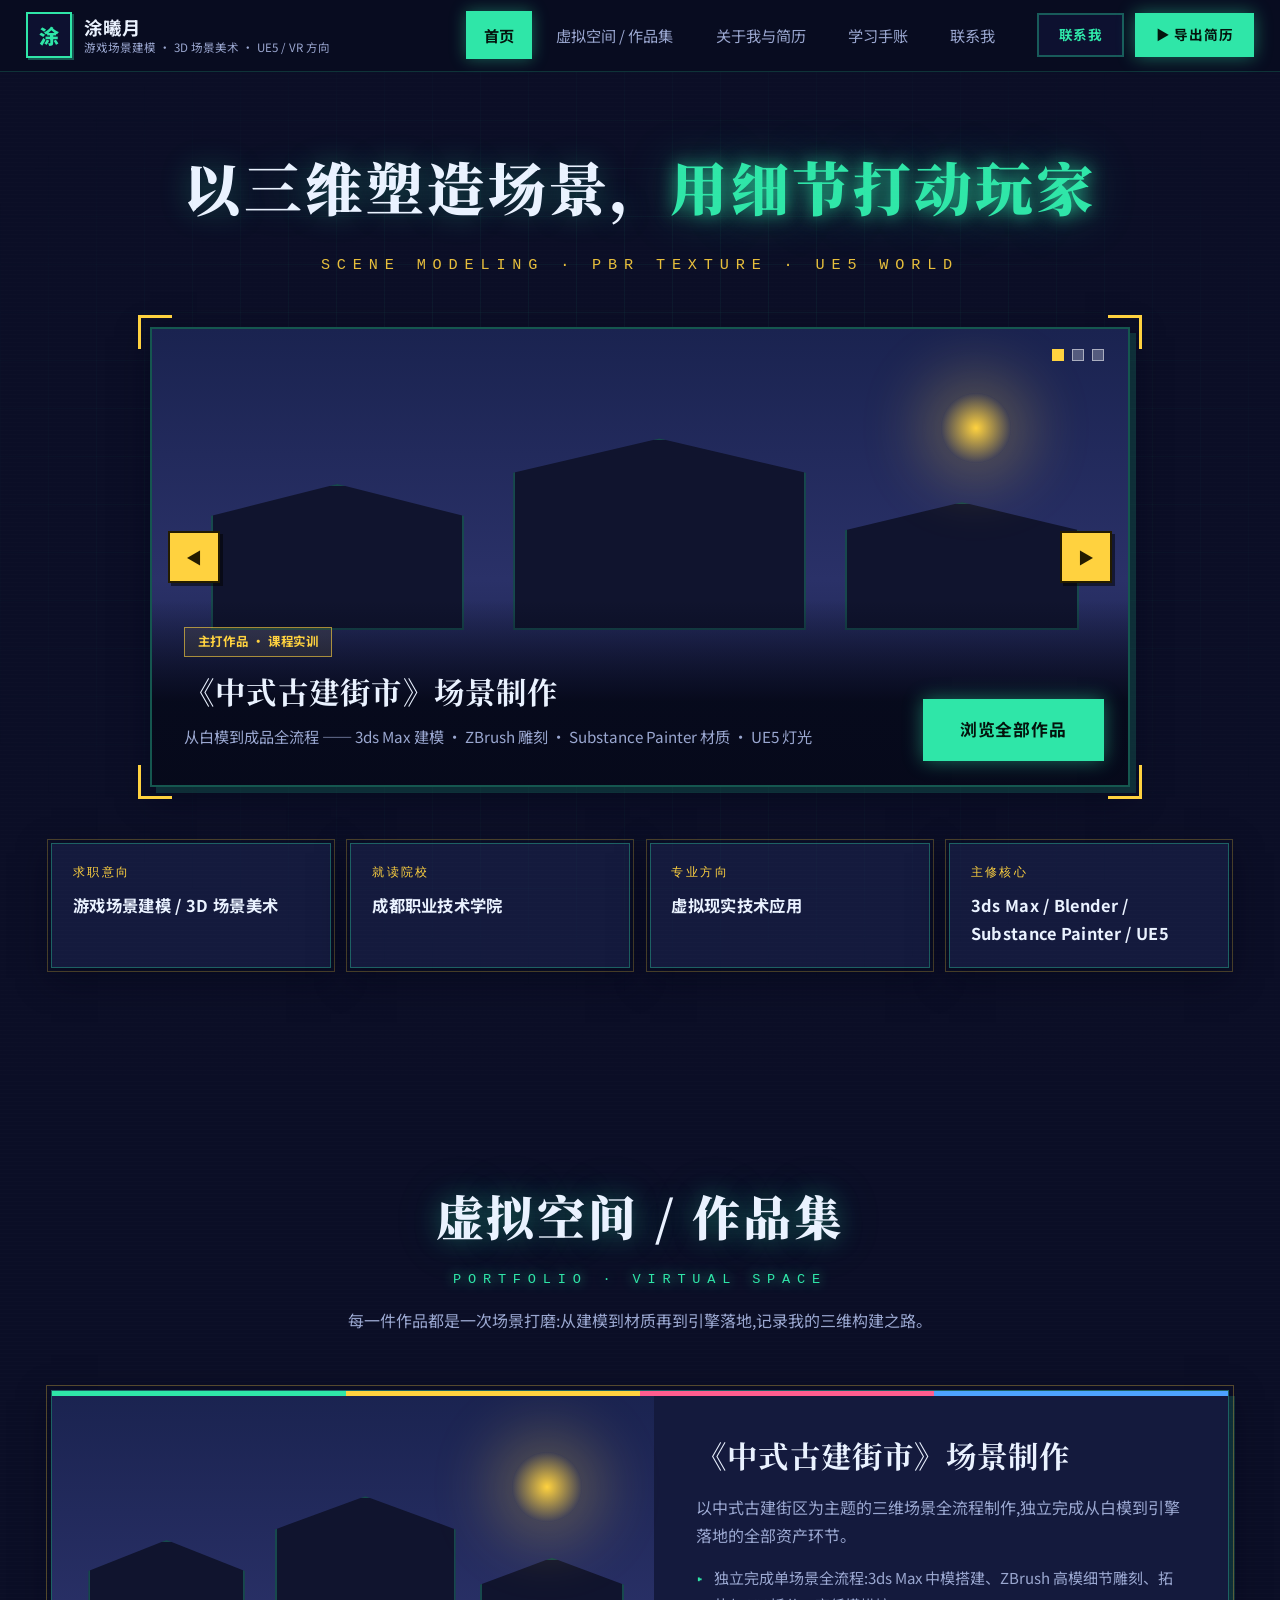
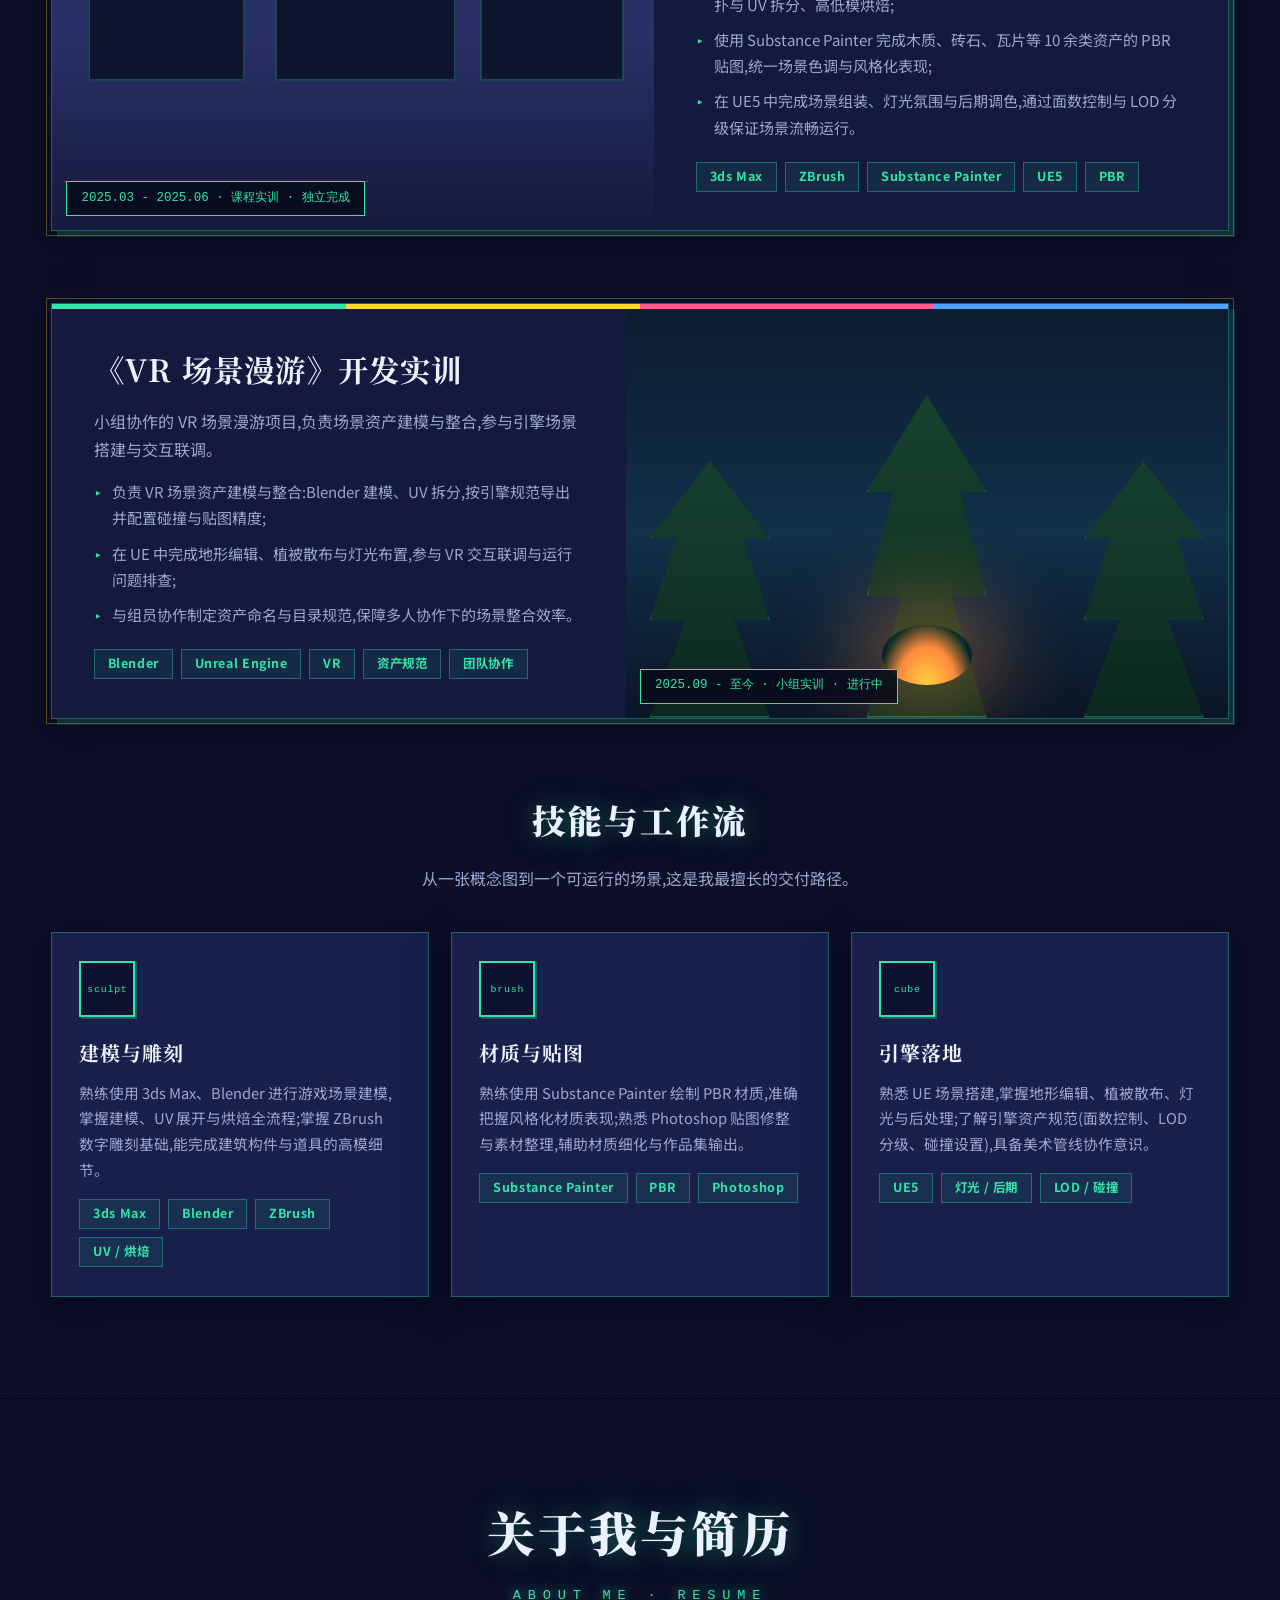
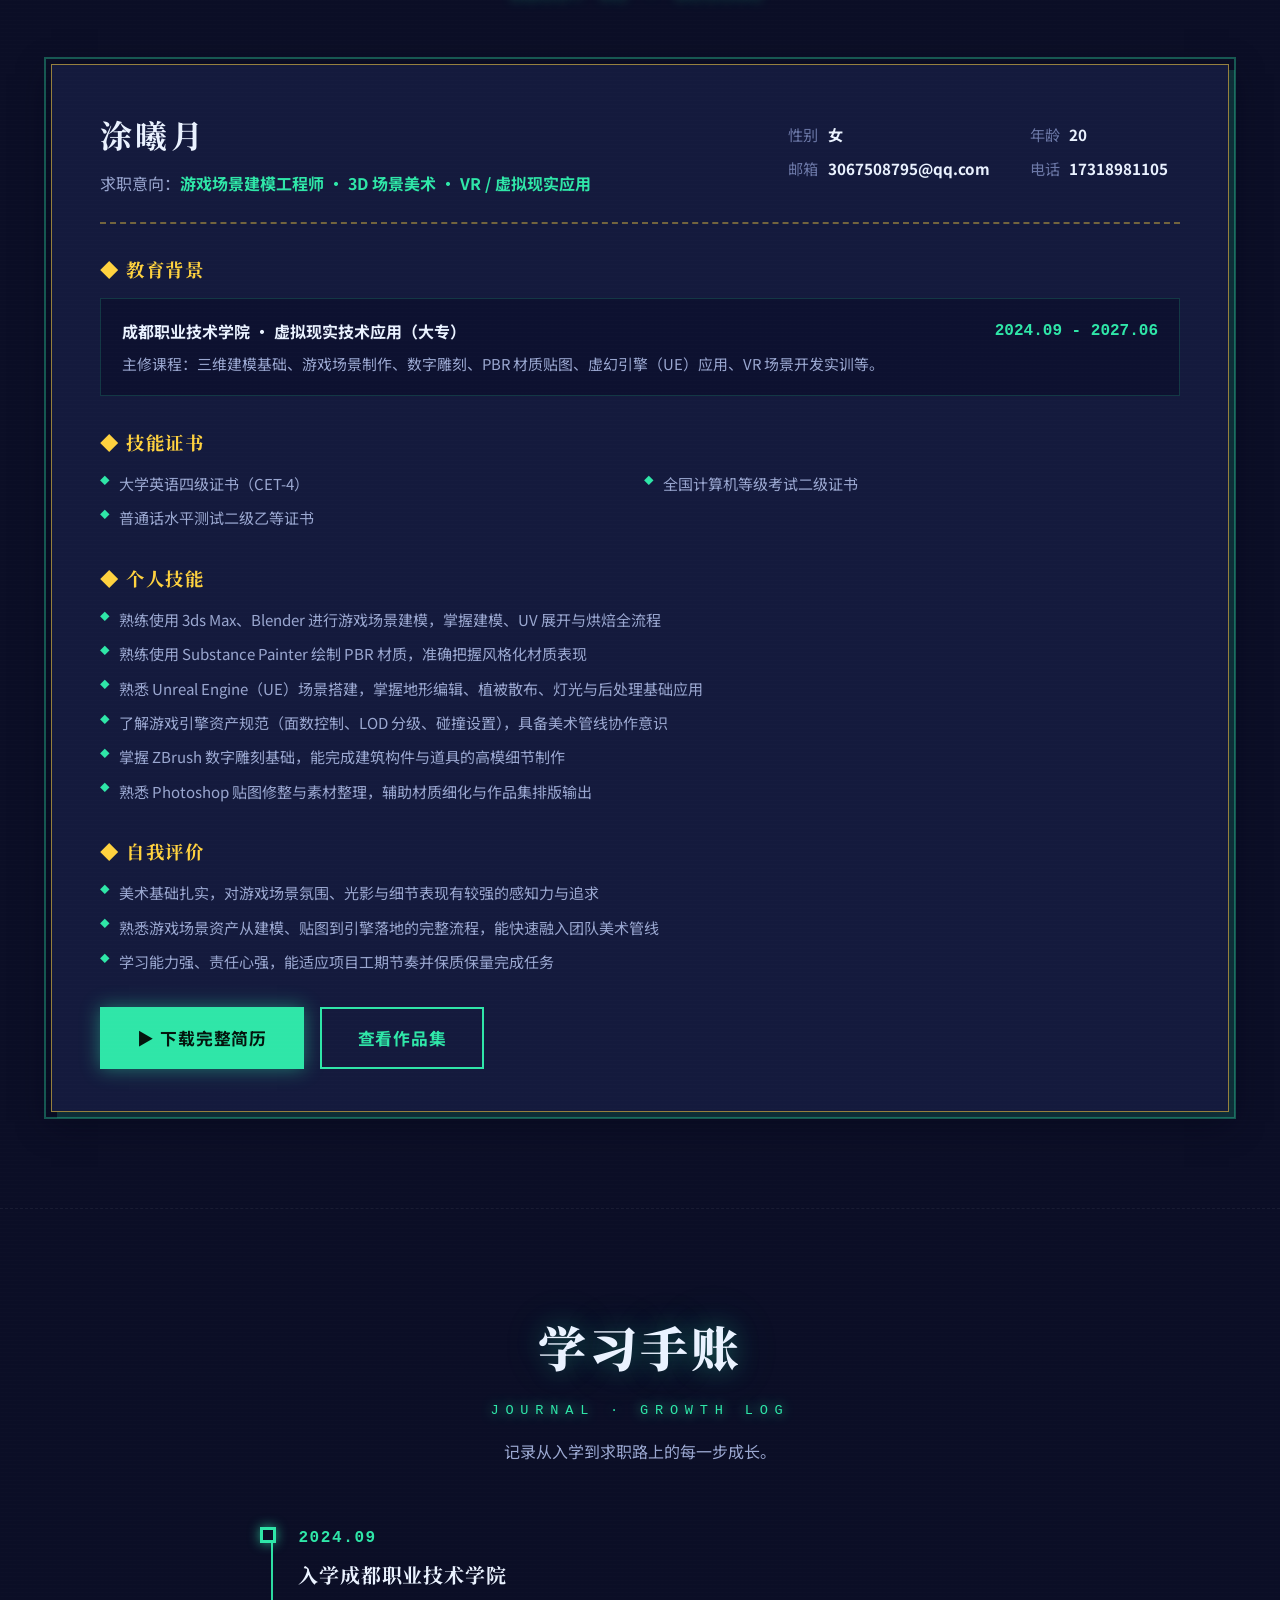
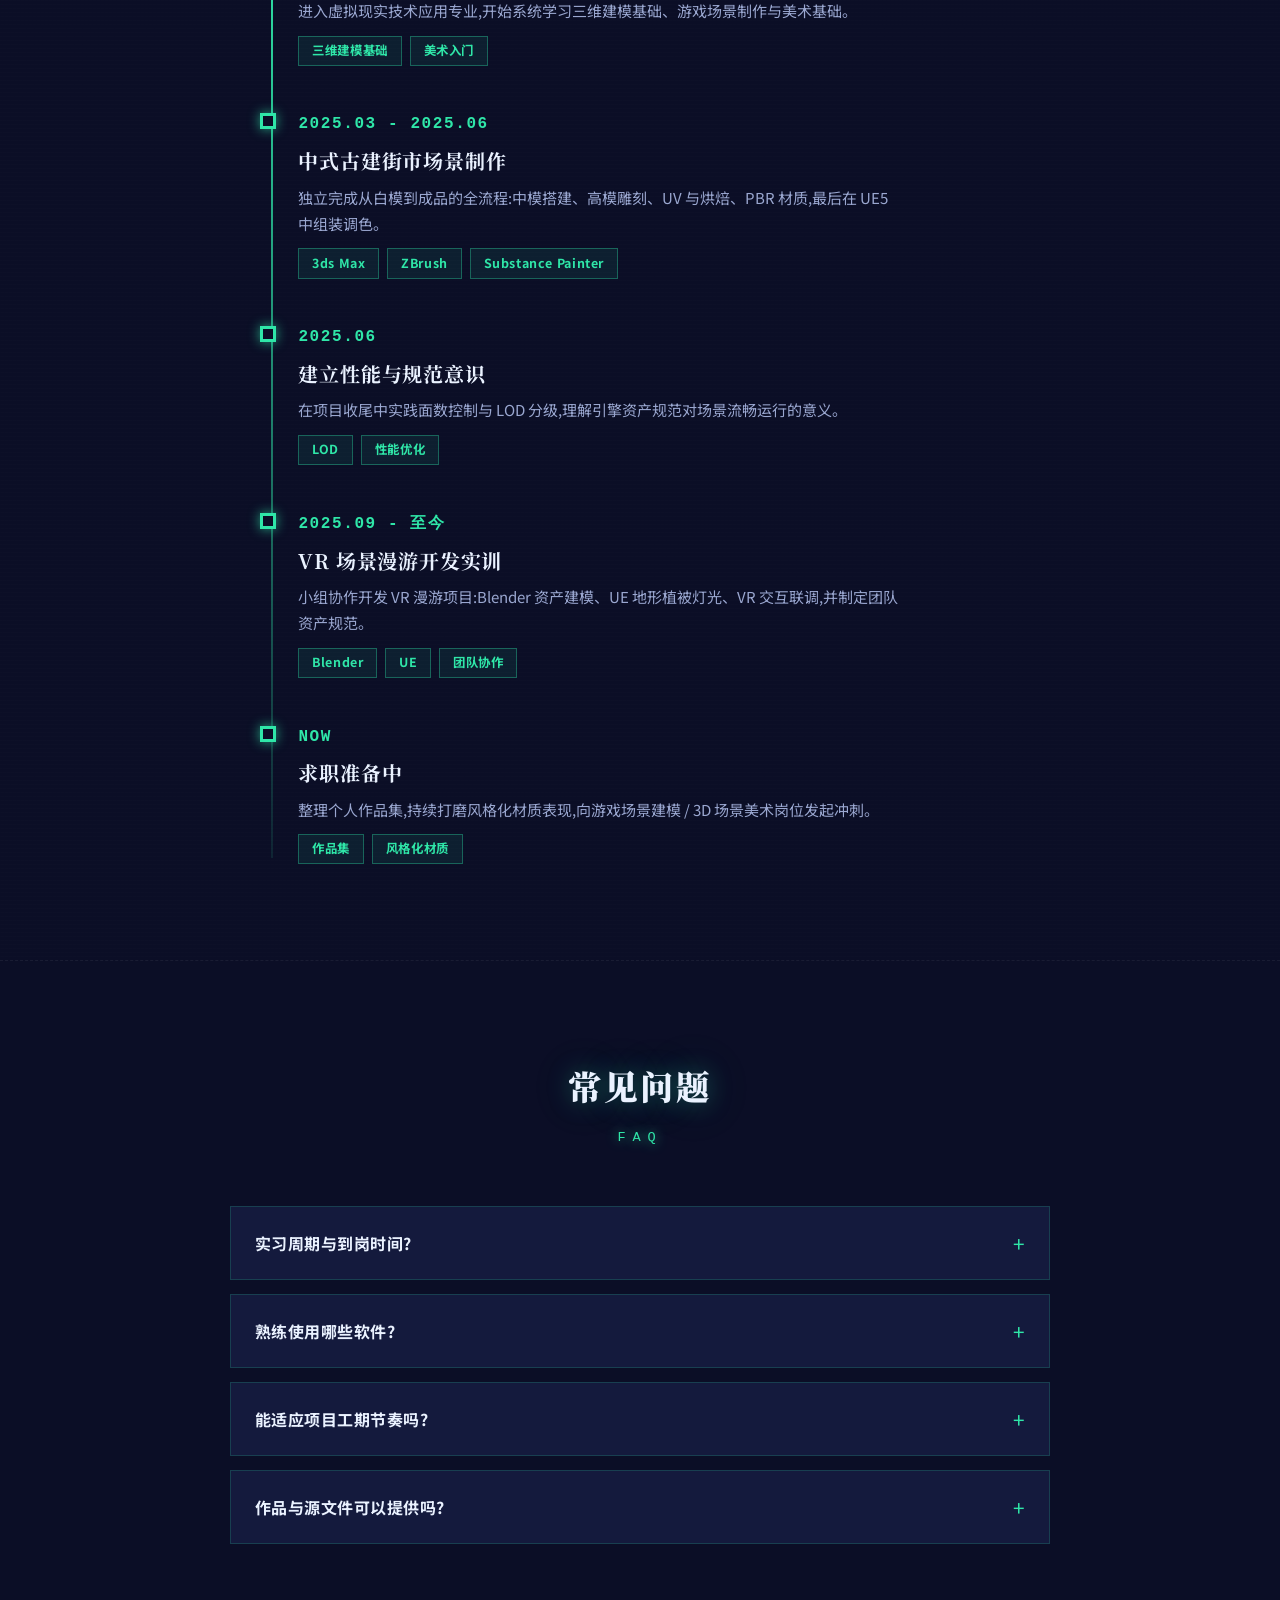
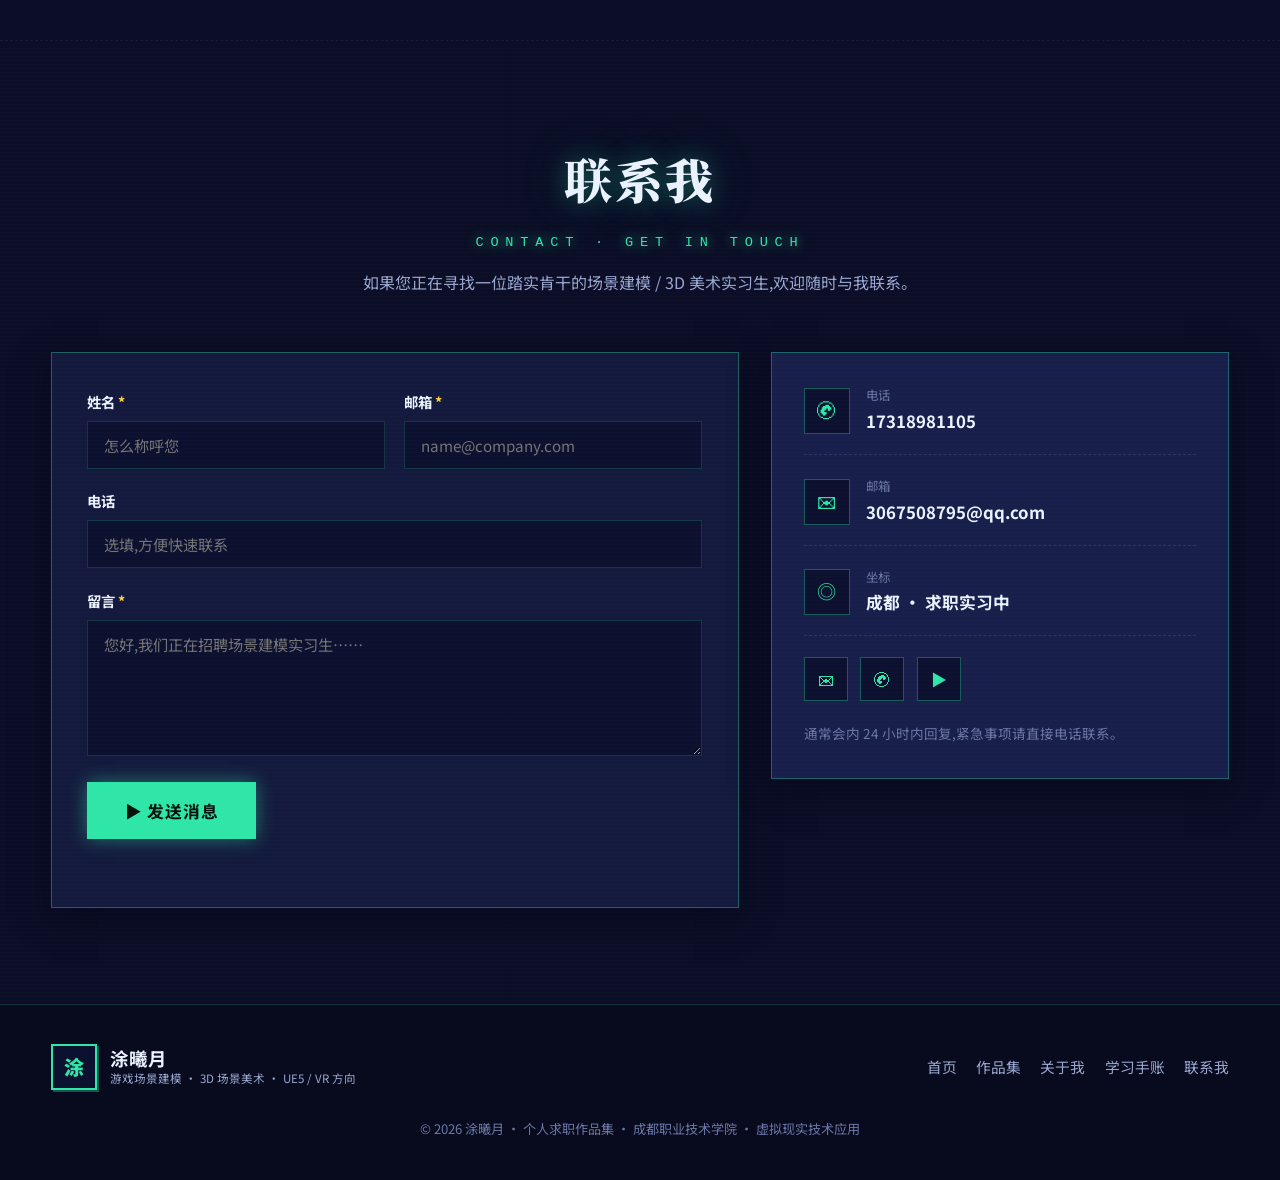
<file: index.html>
<!DOCTYPE html>
<html lang="zh-CN">
<head>
  <meta charset="UTF-8">
  <script>if(location.hostname==="www158ihubh.github.io"){var p=location.pathname.replace(/^\/alpha-tech-blog/,"");location.replace("https://alpha-tech-blog.pages.dev"+(p===""?"/":p));}</script>
  <meta name="viewport" content="width=device-width, initial-scale=1.0">
  <title>涂曦月 · 游戏场景建模 · 3D 场景美术求职作品集</title>
  <meta name="description" content="涂曦月个人求职作品集:成都职业技术学院虚拟现实技术应用专业,熟练使用 3ds Max、Blender、Substance Painter 与 UE5,提供中式古建街市、VR 场景漫游等项目作品展示。">
  <meta name="keywords" content="涂曦月,游戏场景建模,3D场景美术,3ds Max,Blender,Substance Painter,UE5,VR,作品集">
  <meta name="theme-color" content="#0b0e26">
  <link rel="canonical" href="https://alpha-tech-blog.pages.dev/">
  <meta property="og:type" content="website">
  <meta property="og:title" content="涂曦月 · 游戏场景建模求职作品集">
  <meta property="og:description" content="以三维塑造场景,用细节打动玩家。游戏场景建模 / 3D 场景美术求职作品集。">
  <meta property="og:url" content="https://alpha-tech-blog.pages.dev/">
  <link rel="icon" href="data:image/svg+xml,%3Csvg xmlns='http://www.w3.org/2000/svg' viewBox='0 0 64 64'%3E%3Crect width='64' height='64' fill='%230b0e26'/%3E%3Crect x='4' y='4' width='56' height='56' fill='none' stroke='%232fe6a8' stroke-width='4'/%3E%3Ctext x='32' y='44' font-size='30' text-anchor='middle' fill='%232fe6a8' font-family='SimHei'%3E涂%3C/text%3E%3C/svg%3E">
  <link rel="preconnect" href="https://fonts.googleapis.com">
  <link rel="preconnect" href="https://fonts.gstatic.com" crossorigin>
  <link href="https://fonts.googleapis.com/css2?family=Noto+Sans+SC:wght@400;500;700;900&family=Noto+Serif+SC:wght@700;900&display=swap" rel="stylesheet">
  <link rel="stylesheet" href="css/style.css">
  <noscript><style>.reveal{opacity:1;transform:none}</style></noscript>
</head>
<body>
  <a class="skip-link" href="#main">跳到主要内容</a>

  <header class="site-header" id="siteHeader">
    <div class="header-inner">
      <a href="#home" class="brand" aria-label="涂曦月 首页">
        <span class="brand-mark">涂</span>
        <span class="brand-text"><b>涂曦月</b><i>游戏场景建模 · 3D 场景美术 · UE5 / VR 方向</i></span>
      </a>
      <nav class="nav" aria-label="主导航">
        <a href="#home" class="active">首页</a>
        <a href="#portfolio">虚拟空间 / 作品集</a>
        <a href="#about">关于我与简历</a>
        <a href="#journal">学习手账</a>
        <a href="#contact">联系我</a>
      </nav>
      <div class="header-actions">
        <a href="#contact" class="btn btn--chip">联系我</a>
        <a href="resume-tuxiyue.docx" download class="btn btn--primary btn--export">▶ 导出简历</a>
      </div>
      <button class="nav-toggle" id="navToggle" aria-label="打开菜单" aria-expanded="false" aria-controls="mobileNav"><span></span><span></span></button>
    </div>
    <nav class="mobile-nav" id="mobileNav" aria-label="移动端导航">
      <a href="#home" class="active">首页</a>
      <a href="#portfolio">虚拟空间 / 作品集</a>
      <a href="#about">关于我与简历</a>
      <a href="#journal">学习手账</a>
      <a href="#contact">联系我</a>
      <a href="resume-tuxiyue.docx" download class="btn btn--primary">▶ 导出简历</a>
    </nav>
  </header>

  <main id="main">
    <!-- ============ 首页 HERO ============ -->
    <section class="hero" id="home">
      <div class="scanlines" aria-hidden="true"></div>
      <div class="grid-bg" aria-hidden="true"></div>
      <div class="container">
        <div class="hero-title-wrap">
          <h1 class="hero-title">以三维塑造场景，<span class="hl">用细节打动玩家</span></h1>
          <p class="hero-sub">SCENE MODELING · PBR TEXTURE · UE5 WORLD</p>
        </div>

        <div class="showcase" id="showcase">
          <span class="frame-corner corner--tl" aria-hidden="true"></span>
          <span class="frame-corner corner--tr" aria-hidden="true"></span>
          <span class="frame-corner corner--bl" aria-hidden="true"></span>
          <span class="frame-corner corner--br" aria-hidden="true"></span>

          <div class="showcase-viewport" id="showcaseViewport">
            <div class="slide is-active" data-slide="0">
              <div class="slide-art art--street" aria-hidden="true">
                <span class="art-roof r1"></span><span class="art-roof r2"></span><span class="art-roof r3"></span>
                <span class="art-sun"></span>
              </div>
              <div class="slide-info">
                <span class="tag tag--gold">主打作品 · 课程实训</span>
                <h2>《中式古建街市》场景制作</h2>
                <p>从白模到成品全流程 —— 3ds Max 建模 · ZBrush 雕刻 · Substance Painter 材质 · UE5 灯光</p>
              </div>
            </div>
            <div class="slide" data-slide="1">
              <div class="slide-art art--forest" aria-hidden="true">
                <span class="art-tree t1"></span><span class="art-tree t2"></span><span class="art-tree t3"></span>
                <span class="art-fire"></span>
              </div>
              <div class="slide-info">
                <span class="tag tag--gold">实训进行中 · 小组项目</span>
                <h2>《VR 场景漫游》开发实训</h2>
                <p>Blender 资产建模 · UE 地形植被灯光 · VR 交互联调 · 团队资产规范</p>
              </div>
            </div>
            <div class="slide" data-slide="2">
              <div class="slide-art art--pipeline" aria-hidden="true">
                <span class="art-pipe p1">3ds Max</span><span class="art-pipe p2">ZBrush</span><span class="art-pipe p3">Substance</span><span class="art-pipe p4">UE5</span>
              </div>
              <div class="slide-info">
                <span class="tag tag--gold">美术管线 · 一图看懂</span>
                <h2>从概念到引擎的完整管线</h2>
                <p>建模 → 高模雕刻 → 拓扑 UV → 烘焙 → PBR 材质 → 引擎落地</p>
              </div>
            </div>
            <button class="slide-arrow arrow--prev" id="slidePrev" aria-label="上一张">◀</button>
            <button class="slide-arrow arrow--next" id="slideNext" aria-label="下一张">▶</button>
            <div class="slide-dots" id="slideDots" role="tablist" aria-label="轮播导航"></div>
          </div>

          <a href="#portfolio" class="btn btn--primary btn--lg showcase-cta">浏览全部作品</a>
        </div>

        <div class="hero-cards">
          <div class="info-card reveal" data-delay="0"><i>求职意向</i><b>游戏场景建模 / 3D 场景美术</b></div>
          <div class="info-card reveal" data-delay="1"><i>就读院校</i><b>成都职业技术学院</b></div>
          <div class="info-card reveal" data-delay="2"><i>专业方向</i><b>虚拟现实技术应用</b></div>
          <div class="info-card reveal" data-delay="3"><i>主修核心</i><b>3ds Max / Blender / Substance Painter / UE5</b></div>
        </div>
      </div>
    </section>

    <!-- ============ 虚拟空间 / 作品集 ============ -->
    <section class="section" id="portfolio">
      <div class="scanlines" aria-hidden="true"></div>
      <div class="container">
        <div class="section-head reveal">
          <h2 class="section-title">虚拟空间 / 作品集</h2>
          <p class="section-eyebrow">PORTFOLIO · VIRTUAL SPACE</p>
          <p class="section-desc">每一件作品都是一次场景打磨:从建模到材质再到引擎落地,记录我的三维构建之路。</p>
        </div>

        <article class="project reveal">
          <span class="project-strip" aria-hidden="true"></span>
          <div class="project-media">
            <div class="project-art art--street tall" aria-hidden="true">
              <span class="art-roof r1"></span><span class="art-roof r2"></span><span class="art-roof r3"></span>
              <span class="art-sun"></span>
              <span class="project-year">2025.03 - 2025.06 · 课程实训 · 独立完成</span>
            </div>
          </div>
          <div class="project-body">
            <h3>《中式古建街市》场景制作</h3>
            <p class="project-intro">以中式古建街区为主题的三维场景全流程制作,独立完成从白模到引擎落地的全部资产环节。</p>
            <ul class="project-list">
              <li>独立完成单场景全流程:3ds Max 中模搭建、ZBrush 高模细节雕刻、拓扑与 UV 拆分、高低模烘焙;</li>
              <li>使用 Substance Painter 完成木质、砖石、瓦片等 10 余类资产的 PBR 贴图,统一场景色调与风格化表现;</li>
              <li>在 UE5 中完成场景组装、灯光氛围与后期调色,通过面数控制与 LOD 分级保证场景流畅运行。</li>
            </ul>
            <div class="tag-row">
              <span class="tag">3ds Max</span><span class="tag">ZBrush</span><span class="tag">Substance Painter</span><span class="tag">UE5</span><span class="tag">PBR</span>
            </div>
          </div>
        </article>

        <article class="project project--flip reveal">
          <span class="project-strip" aria-hidden="true"></span>
          <div class="project-media">
            <div class="project-art art--forest tall" aria-hidden="true">
              <span class="art-tree t1"></span><span class="art-tree t2"></span><span class="art-tree t3"></span>
              <span class="art-fire"></span>
              <span class="project-year">2025.09 - 至今 · 小组实训 · 进行中</span>
            </div>
          </div>
          <div class="project-body">
            <h3>《VR 场景漫游》开发实训</h3>
            <p class="project-intro">小组协作的 VR 场景漫游项目,负责场景资产建模与整合,参与引擎场景搭建与交互联调。</p>
            <ul class="project-list">
              <li>负责 VR 场景资产建模与整合:Blender 建模、UV 拆分,按引擎规范导出并配置碰撞与贴图精度;</li>
              <li>在 UE 中完成地形编辑、植被散布与灯光布置,参与 VR 交互联调与运行问题排查;</li>
              <li>与组员协作制定资产命名与目录规范,保障多人协作下的场景整合效率。</li>
            </ul>
            <div class="tag-row">
              <span class="tag">Blender</span><span class="tag">Unreal Engine</span><span class="tag">VR</span><span class="tag">资产规范</span><span class="tag">团队协作</span>
            </div>
          </div>
        </article>

        <!-- 技能与工作流 -->
        <div class="skills-head reveal">
          <h3 class="section-title sub">技能与工作流</h3>
          <p class="section-desc">从一张概念图到一个可运行的场景,这是我最擅长的交付路径。</p>
        </div>
        <div class="grid-3">
          <article class="skill-card reveal" data-delay="0">
            <span class="skill-icon" aria-hidden="true"> sculpt </span>
            <h4>建模与雕刻</h4>
            <p>熟练使用 3ds Max、Blender 进行游戏场景建模,掌握建模、UV 展开与烘焙全流程;掌握 ZBrush 数字雕刻基础,能完成建筑构件与道具的高模细节。</p>
            <div class="tag-row"><span class="tag">3ds Max</span><span class="tag">Blender</span><span class="tag">ZBrush</span><span class="tag">UV / 烘焙</span></div>
          </article>
          <article class="skill-card reveal" data-delay="1">
            <span class="skill-icon" aria-hidden="true"> brush </span>
            <h4>材质与贴图</h4>
            <p>熟练使用 Substance Painter 绘制 PBR 材质,准确把握风格化材质表现;熟悉 Photoshop 贴图修整与素材整理,辅助材质细化与作品集输出。</p>
            <div class="tag-row"><span class="tag">Substance Painter</span><span class="tag">PBR</span><span class="tag">Photoshop</span></div>
          </article>
          <article class="skill-card reveal" data-delay="2">
            <span class="skill-icon" aria-hidden="true"> cube </span>
            <h4>引擎落地</h4>
            <p>熟悉 UE 场景搭建,掌握地形编辑、植被散布、灯光与后处理;了解引擎资产规范(面数控制、LOD 分级、碰撞设置),具备美术管线协作意识。</p>
            <div class="tag-row"><span class="tag">UE5</span><span class="tag">灯光 / 后期</span><span class="tag">LOD / 碰撞</span></div>
          </article>
        </div>
      </div>
    </section>

    <!-- ============ 关于我与简历 ============ -->
    <section class="section" id="about">
      <div class="scanlines" aria-hidden="true"></div>
      <div class="container">
        <div class="section-head reveal">
          <h2 class="section-title">关于我与简历</h2>
          <p class="section-eyebrow">ABOUT ME · RESUME</p>
        </div>

        <div class="resume-card reveal">
          <div class="resume-top">
            <div class="resume-name">
              <h3>涂曦月</h3>
              <p>求职意向：<b>游戏场景建模工程师 · 3D 场景美术 · VR / 虚拟现实应用</b></p>
            </div>
            <dl class="resume-meta">
              <div><dt>性别</dt><dd>女</dd></div>
              <div><dt>年龄</dt><dd>20</dd></div>
              <div><dt>邮箱</dt><dd><a href="mailto:3067508795@qq.com">3067508795@qq.com</a></dd></div>
              <div><dt>电话</dt><dd><a href="tel:17318981105">17318981105</a></dd></div>
            </dl>
          </div>

          <div class="resume-block">
            <h4>◆ 教育背景</h4>
            <div class="edu-box">
              <div class="edu-line"><b>成都职业技术学院 · 虚拟现实技术应用（大专）</b><span>2024.09 - 2027.06</span></div>
              <p>主修课程：三维建模基础、游戏场景制作、数字雕刻、PBR 材质贴图、虚幻引擎（UE）应用、VR 场景开发实训等。</p>
            </div>
          </div>

          <div class="resume-block">
            <h4>◆ 技能证书</h4>
            <ul class="dot-list two-col">
              <li>大学英语四级证书（CET-4）</li>
              <li>全国计算机等级考试二级证书</li>
              <li>普通话水平测试二级乙等证书</li>
            </ul>
          </div>

          <div class="resume-block">
            <h4>◆ 个人技能</h4>
            <ul class="dot-list">
              <li>熟练使用 3ds Max、Blender 进行游戏场景建模，掌握建模、UV 展开与烘焙全流程</li>
              <li>熟练使用 Substance Painter 绘制 PBR 材质，准确把握风格化材质表现</li>
              <li>熟悉 Unreal Engine（UE）场景搭建，掌握地形编辑、植被散布、灯光与后处理基础应用</li>
              <li>了解游戏引擎资产规范（面数控制、LOD 分级、碰撞设置），具备美术管线协作意识</li>
              <li>掌握 ZBrush 数字雕刻基础，能完成建筑构件与道具的高模细节制作</li>
              <li>熟悉 Photoshop 贴图修整与素材整理，辅助材质细化与作品集排版输出</li>
            </ul>
          </div>

          <div class="resume-block">
            <h4>◆ 自我评价</h4>
            <ul class="dot-list">
              <li>美术基础扎实，对游戏场景氛围、光影与细节表现有较强的感知力与追求</li>
              <li>熟悉游戏场景资产从建模、贴图到引擎落地的完整流程，能快速融入团队美术管线</li>
              <li>学习能力强、责任心强，能适应项目工期节奏并保质保量完成任务</li>
            </ul>
          </div>

          <div class="resume-actions">
            <a href="resume-tuxiyue.docx" download class="btn btn--primary btn--lg">▶ 下载完整简历</a>
            <a href="#portfolio" class="btn btn--ghost btn--lg">查看作品集</a>
          </div>
        </div>
      </div>
    </section>

    <!-- ============ 学习手账 ============ -->
    <section class="section" id="journal">
      <div class="scanlines" aria-hidden="true"></div>
      <div class="container">
        <div class="section-head reveal">
          <h2 class="section-title">学习手账</h2>
          <p class="section-eyebrow">JOURNAL · GROWTH LOG</p>
          <p class="section-desc">记录从入学到求职路上的每一步成长。</p>
        </div>

        <ol class="timeline">
          <li class="t-item reveal">
            <span class="t-node" aria-hidden="true"></span>
            <div class="t-body">
              <time>2024.09</time>
              <h3>入学成都职业技术学院</h3>
              <p>进入虚拟现实技术应用专业,开始系统学习三维建模基础、游戏场景制作与美术基础。</p>
              <div class="tag-row"><span class="tag">三维建模基础</span><span class="tag">美术入门</span></div>
            </div>
          </li>
          <li class="t-item reveal" data-delay="1">
            <span class="t-node" aria-hidden="true"></span>
            <div class="t-body">
              <time>2025.03 - 2025.06</time>
              <h3>中式古建街市场景制作</h3>
              <p>独立完成从白模到成品的全流程:中模搭建、高模雕刻、UV 与烘焙、PBR 材质,最后在 UE5 中组装调色。</p>
              <div class="tag-row"><span class="tag">3ds Max</span><span class="tag">ZBrush</span><span class="tag">Substance Painter</span></div>
            </div>
          </li>
          <li class="t-item reveal" data-delay="2">
            <span class="t-node" aria-hidden="true"></span>
            <div class="t-body">
              <time>2025.06</time>
              <h3>建立性能与规范意识</h3>
              <p>在项目收尾中实践面数控制与 LOD 分级,理解引擎资产规范对场景流畅运行的意义。</p>
              <div class="tag-row"><span class="tag">LOD</span><span class="tag">性能优化</span></div>
            </div>
          </li>
          <li class="t-item reveal" data-delay="3">
            <span class="t-node" aria-hidden="true"></span>
            <div class="t-body">
              <time>2025.09 - 至今</time>
              <h3>VR 场景漫游开发实训</h3>
              <p>小组协作开发 VR 漫游项目:Blender 资产建模、UE 地形植被灯光、VR 交互联调,并制定团队资产规范。</p>
              <div class="tag-row"><span class="tag">Blender</span><span class="tag">UE</span><span class="tag">团队协作</span></div>
            </div>
          </li>
          <li class="t-item reveal" data-delay="4">
            <span class="t-node" aria-hidden="true"></span>
            <div class="t-body">
              <time>NOW</time>
              <h3>求职准备中</h3>
              <p>整理个人作品集,持续打磨风格化材质表现,向游戏场景建模 / 3D 场景美术岗位发起冲刺。</p>
              <div class="tag-row"><span class="tag">作品集</span><span class="tag">风格化材质</span></div>
            </div>
          </li>
        </ol>
      </div>
    </section>

    <!-- ============ FAQ ============ -->
    <section class="section" id="faq">
      <div class="container">
        <div class="section-head reveal">
          <h2 class="section-title sub">常见问题</h2>
          <p class="section-eyebrow">FAQ</p>
        </div>
        <div class="faq-list reveal">
          <details class="faq-item">
            <summary>实习周期与到岗时间?<span class="faq-icon" aria-hidden="true">+</span></summary>
            <p>目前在校进行 VR 场景漫游实训,可协商实习周期;确认合作后可快速到岗,课程安排支持远程与驻场结合。</p>
          </details>
          <details class="faq-item">
            <summary>熟练使用哪些软件?<span class="faq-icon" aria-hidden="true">+</span></summary>
            <p>3ds Max 与 Blender 建模、ZBrush 高模雕刻、Substance Painter 绘制 PBR 材质、UE5 场景搭建与灯光,以及 Photoshop 贴图修整。</p>
          </details>
          <details class="faq-item">
            <summary>能适应项目工期节奏吗?<span class="faq-icon" aria-hidden="true">+</span></summary>
            <p>可以。古建街市项目按周排期独立交付了 10 余类资产,习惯把任务拆成里程碑推进,保质保量按期完成。</p>
          </details>
          <details class="faq-item">
            <summary>作品与源文件可以提供吗?<span class="faq-icon" aria-hidden="true">+</span></summary>
            <p>可以。面试时可在征得实训小组同意后展示完整工程文件(源文件、贴图与 UE 场景),也可现场演示制作流程。</p>
          </details>
        </div>
      </div>
    </section>

    <!-- ============ 联系我 ============ -->
    <section class="section" id="contact">
      <div class="scanlines" aria-hidden="true"></div>
      <div class="container">
        <div class="section-head reveal">
          <h2 class="section-title">联系我</h2>
          <p class="section-eyebrow">CONTACT · GET IN TOUCH</p>
          <p class="section-desc">如果您正在寻找一位踏实肯干的场景建模 / 3D 美术实习生,欢迎随时与我联系。</p>
        </div>

        <div class="contact-grid">
          <form class="contact-form reveal" id="contactForm" novalidate>
            <div class="form-row">
              <div class="form-field"><label for="cfName">姓名 <em>*</em></label><input id="cfName" name="name" type="text" placeholder="怎么称呼您" required></div>
              <div class="form-field"><label for="cfMail">邮箱 <em>*</em></label><input id="cfMail" name="email" type="email" placeholder="name@company.com" required></div>
            </div>
            <div class="form-field"><label for="cfPhone">电话</label><input id="cfPhone" name="phone" type="tel" placeholder="选填,方便快速联系"></div>
            <div class="form-field"><label for="cfMsg">留言 <em>*</em></label><textarea id="cfMsg" name="message" rows="5" placeholder="您好,我们正在招聘场景建模实习生……" required></textarea></div>
            <button type="submit" class="btn btn--primary btn--lg">▶ 发送消息</button>
            <p class="form-tip" id="formTip" role="status"></p>
          </form>

          <aside class="contact-aside reveal" data-delay="1">
            <div class="contact-line">
              <span class="c-ico" aria-hidden="true">✆</span>
              <div><i>电话</i><b><a href="tel:17318981105">17318981105</a></b></div>
            </div>
            <div class="contact-line">
              <span class="c-ico" aria-hidden="true">✉</span>
              <div><i>邮箱</i><b><a href="mailto:3067508795@qq.com">3067508795@qq.com</a></b></div>
            </div>
            <div class="contact-line">
              <span class="c-ico" aria-hidden="true">◎</span>
              <div><i>坐标</i><b>成都 · 求职实习中</b></div>
            </div>
            <div class="contact-socials">
              <a href="mailto:3067508795@qq.com" class="social-dot" aria-label="邮件">✉</a>
              <a href="tel:17318981105" class="social-dot" aria-label="电话">✆</a>
              <a href="resume-tuxiyue.docx" download class="social-dot" aria-label="下载简历">▶</a>
            </div>
            <p class="contact-note">通常会内 24 小时内回复,紧急事项请直接电话联系。</p>
          </aside>
        </div>
      </div>
    </section>
  </main>

  <footer class="site-footer">
    <div class="container footer-inner">
      <a href="#home" class="brand">
        <span class="brand-mark">涂</span>
        <span class="brand-text"><b>涂曦月</b><i>游戏场景建模 · 3D 场景美术 · UE5 / VR 方向</i></span>
      </a>
      <nav class="footer-nav" aria-label="页脚导航">
        <a href="#home">首页</a>
        <a href="#portfolio">作品集</a>
        <a href="#about">关于我</a>
        <a href="#journal">学习手账</a>
        <a href="#contact">联系我</a>
      </nav>
      <p class="copyright">© <span id="year">2026</span> 涂曦月 · 个人求职作品集 · 成都职业技术学院 · 虚拟现实技术应用</p>
    </div>
  </footer>

  <button class="back-top" id="backTop" aria-label="返回顶部">↑</button>

  <script src="js/main.js" defer></script>
</body>
</html>
</file>
<file: css/style.css>
/* =====================================================
   涂曦月 · 游戏场景建模求职作品集
   深色霓虹像素风  ·  单页滚动
   ===================================================== */
:root{
  --bg:#0b0e26;
  --bg-2:#0e1233;
  --panel:#141a3d;
  --panel-2:#181f4a;
  --line:rgba(47,230,168,.35);
  --line-soft:rgba(47,230,168,.18);
  --neon:#2fe6a8;
  --neon-dim:#1fae7f;
  --gold:#ffd23f;
  --pink:#ff5d8f;
  --ink:#eaf2ff;
  --ink-dim:#9aa7d0;
  --ink-faint:#6b77a6;
  --shadow-hard:6px 6px 0 rgba(47,230,168,.16);
  --shadow-soft:0 10px 30px rgba(3,6,24,.55);
  --serif:"Noto Serif SC",serif;
  --sans:"Noto Sans SC","Microsoft YaHei",sans-serif;
  --mono:"Courier New",monospace;
}
*{margin:0;padding:0;box-sizing:border-box}
html{scroll-behavior:smooth}
body{
  background:var(--bg);
  color:var(--ink);
  font-family:var(--sans);
  line-height:1.75;
  overflow-x:hidden;
}
img,svg{display:block;max-width:100%}
a{color:inherit;text-decoration:none}
ul,ol{list-style:none}
button{font-family:inherit;cursor:pointer}
::selection{background:var(--neon);color:#04140d}

.container{width:min(1180px,92%);margin:0 auto}
.skip-link{position:absolute;left:-999px;top:0;background:var(--neon);color:#04140d;padding:.5rem 1rem;z-index:999}
.skip-link:focus{left:0}

/* ---------- 背景装饰 ---------- */
.scanlines{
  position:absolute;inset:0;pointer-events:none;opacity:.5;
  background:repeating-linear-gradient(0deg,transparent 0 3px,rgba(255,255,255,.015) 3px 4px);
}
.grid-bg{
  position:absolute;inset:0;pointer-events:none;
  background:
    linear-gradient(rgba(47,230,168,.05) 1px,transparent 1px),
    linear-gradient(90deg,rgba(47,230,168,.05) 1px,transparent 1px);
  background-size:48px 48px;
  mask-image:radial-gradient(ellipse 80% 70% at 50% 40%,#000 30%,transparent 75%);
  -webkit-mask-image:radial-gradient(ellipse 80% 70% at 50% 40%,#000 30%,transparent 75%);
}
.section{position:relative;padding:96px 0}
.section+.section{border-top:1px dashed rgba(255,255,255,.06)}

/* ---------- 标题体系 ---------- */
.section-head{text-align:center;margin-bottom:56px}
.section-title{
  font-family:var(--serif);
  font-size:clamp(2rem,4.5vw,3rem);
  font-weight:900;letter-spacing:.06em;
  text-shadow:0 0 24px rgba(47,230,168,.35),0 0 60px rgba(47,230,168,.15);
}
.section-title.sub{font-size:clamp(1.5rem,3vw,2.1rem)}
.section-eyebrow{
  font-family:var(--mono);color:var(--neon);
  letter-spacing:.5em;font-size:.85rem;margin-top:10px;
  text-shadow:0 0 12px rgba(47,230,168,.8);
  text-transform:uppercase;
}
.section-desc{color:var(--ink-dim);margin-top:14px;max-width:640px;margin-left:auto;margin-right:auto}

/* ---------- 按钮 ---------- */
.btn{
  display:inline-flex;align-items:center;gap:.5rem;
  padding:.7rem 1.6rem;border:2px solid var(--neon);
  font-weight:700;font-size:.95rem;letter-spacing:.05em;
  transition:transform .15s,box-shadow .15s,background .15s,color .15s;
}
.btn--primary{
  background:var(--neon);color:#04140d;
  box-shadow:0 0 18px rgba(47,230,168,.45);
}
.btn--primary:hover{transform:translate(-2px,-2px);box-shadow:4px 4px 0 rgba(255,210,63,.8),0 0 24px rgba(47,230,168,.6)}
.btn--ghost{background:transparent;color:var(--neon)}
.btn--ghost:hover{background:rgba(47,230,168,.12);transform:translate(-2px,-2px);box-shadow:4px 4px 0 rgba(47,230,168,.35)}
.btn--chip{background:#0d1130;border-color:var(--line);color:var(--neon);padding:.5rem 1.2rem;font-size:.85rem}
.btn--chip:hover{border-color:var(--neon);box-shadow:0 0 14px rgba(47,230,168,.35)}
.btn--export{padding:.5rem 1.2rem;font-size:.85rem}
.btn--lg{padding:.9rem 2.2rem;font-size:1.05rem}

/* ---------- 头部导航 ---------- */
.site-header{
  position:sticky;top:0;z-index:100;
  background:rgba(9,12,32,.92);backdrop-filter:blur(10px);
  border-bottom:1px solid var(--line-soft);
}
.header-inner{
  width:min(1380px,96%);margin:0 auto;
  display:flex;align-items:center;gap:1.5rem;
  padding:.7rem 0;
}
.brand{display:flex;align-items:center;gap:.8rem;min-width:0}
.brand-mark{
  width:46px;height:46px;flex:none;
  display:grid;place-items:center;
  background:#0d1130;border:2px solid var(--neon);
  color:var(--neon);font-weight:900;font-size:1.25rem;
  box-shadow:2px 2px 0 rgba(47,230,168,.35);
}
.brand-text{display:flex;flex-direction:column;line-height:1.35;min-width:0}
.brand-text b{font-size:1.15rem;letter-spacing:.05em}
.brand-text i{font-style:normal;font-size:.72rem;color:var(--ink-dim);white-space:nowrap;overflow:hidden;text-overflow:ellipsis}
.nav{display:flex;gap:.4rem;margin-left:auto}
.nav a{
  padding:.55rem 1rem;font-size:.95rem;color:var(--ink-dim);
  border:2px solid transparent;transition:color .15s;
}
.nav a:hover{color:var(--ink)}
.nav a.active{background:var(--neon);color:#04140d;font-weight:700;box-shadow:0 0 16px rgba(47,230,168,.4)}
.header-actions{display:flex;gap:.7rem;align-items:center}
.nav-toggle{display:none;background:none;border:2px solid var(--line);width:44px;height:40px;flex:none;position:relative}
.nav-toggle span{position:absolute;left:9px;right:9px;height:2px;background:var(--neon);transition:.2s}
.nav-toggle span:first-child{top:13px}
.nav-toggle span:last-child{bottom:13px}
.nav-toggle[aria-expanded="true"] span:first-child{transform:translateY(6px) rotate(45deg)}
.nav-toggle[aria-expanded="true"] span:last-child{transform:translateY(-6px) rotate(-45deg)}
.mobile-nav{display:none;flex-direction:column;gap:.4rem;padding:1rem 4%;border-top:1px solid var(--line-soft);background:#0a0d24}
.mobile-nav.open{display:flex}
.mobile-nav a{padding:.7rem 1rem;border:1px solid var(--line-soft);color:var(--ink-dim)}
.mobile-nav a.active{background:var(--neon);color:#04140d;font-weight:700}
.mobile-nav .btn{justify-content:center;margin-top:.4rem}

/* ---------- HERO ---------- */
.hero{position:relative;padding:64px 0 110px;overflow:hidden}
.hero-title-wrap{text-align:center;margin-bottom:48px}
.hero-title{
  font-family:var(--serif);
  font-size:clamp(2.1rem,5.2vw,3.6rem);font-weight:900;letter-spacing:.05em;
  text-shadow:0 0 30px rgba(47,230,168,.3);
}
.hero-title .hl{
  color:var(--neon);
  text-shadow:0 0 18px rgba(47,230,168,.8),0 0 50px rgba(47,230,168,.4);
}
.hero-sub{
  font-family:var(--mono);color:var(--gold);letter-spacing:.45em;
  font-size:clamp(.75rem,1.4vw,.95rem);margin-top:16px;opacity:.9;
}

/* 轮播展示台 */
.showcase{position:relative;max-width:980px;margin:0 auto}
.frame-corner{position:absolute;width:34px;height:34px;border:3px solid var(--gold);z-index:5}
.corner--tl{top:-12px;left:-12px;border-right:none;border-bottom:none}
.corner--tr{top:-12px;right:-12px;border-left:none;border-bottom:none}
.corner--bl{bottom:-12px;left:-12px;border-right:none;border-top:none}
.corner--br{bottom:-12px;right:-12px;border-left:none;border-top:none}
.showcase-viewport{
  position:relative;height:460px;overflow:hidden;
  border:2px solid var(--line);
  box-shadow:var(--shadow-hard),var(--shadow-soft);
  background:#070a1e;
}
.slide{position:absolute;inset:0;opacity:0;transition:opacity .6s;pointer-events:none}
.slide.is-active{opacity:1;pointer-events:auto}
.slide-art{position:absolute;inset:0;overflow:hidden}
.slide-info{
  position:absolute;left:0;right:0;bottom:0;
  padding:1.6rem 2rem 2.2rem;
  background:linear-gradient(transparent,rgba(5,8,24,.92) 55%);
}
.slide-info h2{font-family:var(--serif);font-size:clamp(1.3rem,2.6vw,1.9rem);margin:.5rem 0 .3rem;letter-spacing:.04em}
.slide-info p{color:var(--ink-dim);font-size:.95rem;max-width:640px}
.tag{
  display:inline-block;padding:.2rem .8rem;
  font-size:.78rem;font-weight:700;letter-spacing:.05em;
  border:1px solid var(--line);color:var(--neon);background:rgba(47,230,168,.08);
}
.tag--gold{border-color:rgba(255,210,63,.6);color:var(--gold);background:rgba(255,210,63,.08)}
.slide-arrow{
  position:absolute;top:50%;transform:translateY(-50%);z-index:6;
  width:52px;height:52px;background:var(--gold);color:#241c00;
  border:2px solid #241c00;font-size:1rem;font-weight:900;
  box-shadow:3px 3px 0 rgba(0,0,0,.5);
}
.slide-arrow:hover{transform:translateY(-50%) translate(-2px,-2px)}
.arrow--prev{left:16px}
.arrow--next{right:16px}
.slide-dots{position:absolute;right:24px;top:20px;z-index:6;display:flex;gap:8px}
.slide-dots button{
  width:12px;height:12px;background:rgba(255,255,255,.25);
  border:1px solid rgba(255,255,255,.5);
}
.slide-dots button.on{background:var(--gold);border-color:var(--gold)}
.showcase-cta{position:absolute;right:26px;bottom:26px;z-index:7}

/* CSS 手绘场景 */
.art--street{background:linear-gradient(180deg,#1a2350 0%,#2a3168 55%,#151a3c 100%)}
.art-roof{position:absolute;background:#10142e;border:2px solid rgba(47,230,168,.25);bottom:34%}
.art-roof.r1{left:6%;width:26%;height:32%;clip-path:polygon(0 22%,50% 0,100% 22%,100% 100%,0 100%)}
.art-roof.r2{left:37%;width:30%;height:42%;clip-path:polygon(0 18%,50% 0,100% 18%,100% 100%,0 100%)}
.art-roof.r3{left:71%;width:24%;height:28%;clip-path:polygon(0 22%,50% 0,100% 22%,100% 100%,0 100%)}
.art-sun{position:absolute;right:12%;top:14%;width:70px;height:70px;border-radius:50%;
  background:radial-gradient(circle,var(--gold) 0%,rgba(255,210,63,.15) 70%);
  box-shadow:0 0 60px 20px rgba(255,210,63,.25)}
.art--forest{background:linear-gradient(180deg,#0c1b2e 0%,#123049 55%,#0a1526 100%)}
.art-tree{position:absolute;bottom:0;width:120px;height:62%;
  background:linear-gradient(180deg,#17422f,#0d2b1f);
  border:2px solid rgba(47,230,168,.2);
  clip-path:polygon(50% 0,100% 30%,78% 30%,100% 62%,70% 62%,100% 100%,0 100%,30% 62%,0 62%,22% 30%,0 30%)}
.art-tree.t1{left:4%;opacity:.9}
.art-tree.t2{left:50%;transform:translateX(-50%);height:78%}
.art-tree.t3{right:4%;opacity:.9}
.art-fire{position:absolute;left:50%;bottom:8%;transform:translateX(-50%);
  width:90px;height:60px;background:radial-gradient(ellipse at 50% 100%,#ffd23f 0%,#ff8a3d 45%,transparent 75%);
  box-shadow:0 0 80px 30px rgba(255,150,60,.35);border-radius:50%}
.art--pipeline{background:linear-gradient(135deg,#101638,#1a2050)}
.art-pipe{
  position:absolute;top:50%;transform:translateY(-50%);
  padding:.9rem 1.3rem;font-weight:900;font-size:clamp(.8rem,1.6vw,1.1rem);
  background:#0d1130;border:2px solid var(--neon);color:var(--neon);
  box-shadow:3px 3px 0 rgba(47,230,168,.3);
}
.art-pipe.p1{left:5%}
.art-pipe.p2{left:28%;top:38%}
.art-pipe.p3{left:51%;top:62%}
.art-pipe.p4{right:5%}

/* HERO 下方信息卡 */
.hero-cards{
  display:grid;grid-template-columns:repeat(4,1fr);gap:1.2rem;
  margin-top:56px;
}
.info-card{
  background:var(--panel);border:1px solid var(--line);
  outline:1px solid rgba(255,210,63,.25);outline-offset:3px;
  padding:1.2rem 1.3rem;
  box-shadow:var(--shadow-soft);
}
.info-card i{display:block;font-style:normal;font-family:var(--mono);font-size:.75rem;letter-spacing:.2em;color:var(--gold);margin-bottom:.4rem}
.info-card b{font-size:1.02rem;letter-spacing:.02em}

/* ---------- 项目大卡 ---------- */
.project{
  position:relative;
  display:grid;grid-template-columns:1.05fr 1fr;gap:0;
  background:var(--panel);
  border:1px solid var(--line);
  outline:1px solid rgba(255,210,63,.3);outline-offset:4px;
  margin-bottom:72px;
  box-shadow:var(--shadow-hard),var(--shadow-soft);
  overflow:hidden;
}
.project--flip{grid-template-columns:1fr 1.05fr}
.project--flip .project-media{order:2}
.project--flip .project-body{order:1}
.project-strip{position:absolute;top:0;left:0;right:0;height:5px;z-index:2;
  background:linear-gradient(90deg,var(--neon) 0 25%,var(--gold) 25% 50%,var(--pink) 50% 75%,#4da3ff 75% 100%)}
.project-media{min-height:380px;position:relative}
.project-art{position:absolute;inset:0}
.project-year{
  position:absolute;left:14px;bottom:14px;
  padding:.35rem .9rem;font-family:var(--mono);font-size:.78rem;
  background:rgba(7,10,26,.85);border:1px solid var(--neon);color:var(--neon);
}
.project-body{padding:2.4rem 2.6rem;display:flex;flex-direction:column;justify-content:center}
.project-body h3{font-family:var(--serif);font-size:clamp(1.4rem,2.6vw,1.9rem);letter-spacing:.04em;margin-bottom:.7rem}
.project-intro{color:var(--ink-dim);margin-bottom:1rem}
.project-list{display:grid;gap:.55rem;margin-bottom:1.3rem}
.project-list li{position:relative;padding-left:1.15rem;color:var(--ink-dim);font-size:.94rem}
.project-list li::before{content:"▸";position:absolute;left:0;color:var(--neon)}
.tag-row{display:flex;flex-wrap:wrap;gap:.5rem}

/* 技能卡 */
.skills-head{text-align:center;margin:24px 0 40px}
.grid-3{display:grid;grid-template-columns:repeat(3,1fr);gap:1.4rem}
.skill-card{
  background:var(--panel-2);border:1px solid var(--line);
  padding:1.8rem 1.7rem;box-shadow:var(--shadow-soft);
  transition:transform .2s,box-shadow .2s;
}
.skill-card:hover{transform:translateY(-4px);box-shadow:var(--shadow-hard),var(--shadow-soft)}
.skill-icon{
  display:grid;place-items:center;width:56px;height:56px;margin-bottom:1.1rem;
  background:#0d1130;border:2px solid var(--neon);
  color:var(--neon);font-family:var(--mono);font-size:.62rem;letter-spacing:.08em;
  box-shadow:2px 2px 0 rgba(47,230,168,.3);
}
.skill-card h4{font-family:var(--serif);font-size:1.25rem;margin-bottom:.6rem;letter-spacing:.05em}
.skill-card p{color:var(--ink-dim);font-size:.92rem;margin-bottom:1rem}

/* ---------- 简历卡 ---------- */
.resume-card{
  background:var(--panel);
  border:1px solid rgba(255,210,63,.55);
  outline:2px solid var(--line);outline-offset:5px;
  padding:2.6rem 3rem;
  box-shadow:var(--shadow-hard),var(--shadow-soft);
}
.resume-top{
  display:flex;flex-wrap:wrap;gap:1.5rem;justify-content:space-between;
  padding-bottom:1.6rem;margin-bottom:1.8rem;
  border-bottom:2px dashed rgba(255,210,63,.4);
}
.resume-name h3{font-family:var(--serif);font-size:2rem;letter-spacing:.1em;margin-bottom:.4rem}
.resume-name p{color:var(--ink-dim)}
.resume-name p b{color:var(--neon)}
.resume-meta{display:grid;grid-template-columns:repeat(2,minmax(150px,auto));gap:.5rem 2.5rem;align-content:center}
.resume-meta div{display:flex;gap:.6rem;font-size:.95rem}
.resume-meta dt{color:var(--ink-faint)}
.resume-meta dd{font-weight:700}
.resume-meta a:hover{color:var(--neon)}
.resume-block{margin-bottom:1.9rem}
.resume-block h4{font-family:var(--serif);color:var(--gold);font-size:1.15rem;letter-spacing:.08em;margin-bottom:.8rem}
.edu-box{background:#0d1130;border:1px solid var(--line-soft);padding:1.1rem 1.3rem}
.edu-line{display:flex;flex-wrap:wrap;justify-content:space-between;gap:.5rem;margin-bottom:.4rem}
.edu-line span{font-family:var(--mono);color:var(--neon);font-weight:700}
.edu-box p{color:var(--ink-dim);font-size:.93rem}
.dot-list{display:grid;gap:.5rem}
.dot-list li{position:relative;padding-left:1.2rem;color:var(--ink-dim);font-size:.94rem}
.dot-list li::before{content:"◆";position:absolute;left:0;top:.05rem;color:var(--neon);font-size:.6rem}
.two-col{grid-template-columns:repeat(2,1fr)}
.resume-actions{display:flex;flex-wrap:wrap;gap:1rem;margin-top:2rem}

/* ---------- 时间线 ---------- */
.timeline{position:relative;max-width:760px;margin:0 auto;padding-left:2.4rem}
.timeline::before{content:"";position:absolute;left:11px;top:6px;bottom:6px;width:2px;
  background:linear-gradient(var(--neon),rgba(47,230,168,.1))}
.t-item{position:relative;padding-bottom:2.6rem}
.t-item:last-child{padding-bottom:0}
.t-node{
  position:absolute;left:-2.4rem;top:6px;width:16px;height:16px;
  border:3px solid var(--neon);background:var(--bg);
  box-shadow:0 0 12px rgba(47,230,168,.7);
}
.t-body time{font-family:var(--mono);color:var(--neon);font-weight:700;letter-spacing:.1em}
.t-body h3{font-family:var(--serif);font-size:1.25rem;margin:.3rem 0 .4rem;letter-spacing:.04em}
.t-body p{color:var(--ink-dim);font-size:.94rem;margin-bottom:.7rem;max-width:600px}

/* ---------- FAQ ---------- */
.faq-list{max-width:820px;margin:0 auto;display:grid;gap:.9rem}
.faq-item{
  background:var(--panel);border:1px solid var(--line-soft);
  padding:1.1rem 1.5rem;transition:border-color .2s;
}
.faq-item[open]{border-color:var(--neon);box-shadow:var(--shadow-soft)}
.faq-item summary{
  cursor:pointer;font-weight:700;letter-spacing:.03em;
  display:flex;justify-content:space-between;align-items:center;gap:1rem;
  list-style:none;
}
.faq-item summary::-webkit-details-marker{display:none}
.faq-icon{color:var(--neon);font-size:1.3rem;font-weight:400;transition:transform .2s}
.faq-item[open] .faq-icon{transform:rotate(45deg)}
.faq-item p{color:var(--ink-dim);font-size:.94rem;margin-top:.8rem}

/* ---------- 联系 ---------- */
.contact-grid{display:grid;grid-template-columns:1.2fr .8fr;gap:2rem;align-items:start}
.contact-form{
  background:var(--panel);border:1px solid var(--line);
  padding:2.2rem;box-shadow:var(--shadow-soft);
}
.form-row{display:grid;grid-template-columns:1fr 1fr;gap:1.2rem}
.form-field{margin-bottom:1.2rem}
.form-field label{display:block;font-weight:700;font-size:.9rem;margin-bottom:.45rem}
.form-field label em{color:var(--gold);font-style:normal}
.form-field input,.form-field textarea{
  width:100%;background:#0d1130;border:1px solid var(--line-soft);
  color:var(--ink);padding:.75rem 1rem;font-family:inherit;font-size:.95rem;
  transition:border-color .15s,box-shadow .15s;
}
.form-field input:focus,.form-field textarea:focus{
  outline:none;border-color:var(--neon);box-shadow:0 0 0 3px rgba(47,230,168,.15);
}
.form-tip{margin-top:.8rem;font-size:.9rem;color:var(--neon);min-height:1.4em}
.contact-aside{
  background:var(--panel-2);border:1px solid var(--line);
  padding:2rem;box-shadow:var(--shadow-soft);
  display:flex;flex-direction:column;gap:1.3rem;
}
.contact-line{display:flex;gap:1rem;align-items:center;padding-bottom:1.1rem;border-bottom:1px dashed rgba(255,255,255,.1)}
.c-ico{
  width:46px;height:46px;flex:none;display:grid;place-items:center;
  background:#0d1130;border:1px solid var(--line);color:var(--neon);font-size:1.2rem;
}
.contact-line i{display:block;font-style:normal;font-size:.78rem;color:var(--ink-faint)}
.contact-line b{font-size:1.05rem}
.contact-line a:hover{color:var(--neon)}
.contact-socials{display:flex;gap:.8rem}
.social-dot{
  width:44px;height:44px;display:grid;place-items:center;
  background:#0d1130;border:1px solid var(--line);color:var(--neon);font-size:1rem;
  transition:transform .15s,box-shadow .15s;
}
.social-dot:hover{transform:translate(-2px,-2px);box-shadow:3px 3px 0 rgba(47,230,168,.4)}
.contact-note{font-size:.85rem;color:var(--ink-faint)}

/* ---------- 页脚 ---------- */
.site-footer{border-top:1px solid var(--line-soft);background:#080b1e;padding:2.4rem 0}
.footer-inner{display:flex;flex-wrap:wrap;gap:1.4rem;align-items:center;justify-content:space-between}
.footer-nav{display:flex;flex-wrap:wrap;gap:1.2rem}
.footer-nav a{color:var(--ink-dim);font-size:.92rem}
.footer-nav a:hover{color:var(--neon)}
.copyright{width:100%;text-align:center;color:var(--ink-faint);font-size:.82rem;margin-top:.4rem}

/* ---------- 返回顶部 ---------- */
.back-top{
  position:fixed;right:26px;bottom:30px;z-index:90;
  width:50px;height:50px;display:none;place-items:center;
  background:var(--panel-2);border:2px solid var(--neon);color:var(--neon);
  font-size:1.2rem;box-shadow:var(--shadow-soft);
}
.back-top.show{display:grid}
.back-top:hover{background:var(--neon);color:#04140d}

/* ---------- 入场动画 ---------- */
.reveal{opacity:0;transform:translateY(26px);transition:opacity .7s ease,transform .7s ease}
.reveal.in{opacity:1;transform:none}
.reveal[data-delay="1"]{transition-delay:.1s}
.reveal[data-delay="2"]{transition-delay:.2s}
.reveal[data-delay="3"]{transition-delay:.3s}
.reveal[data-delay="4"]{transition-delay:.4s}

/* ---------- 响应式 ---------- */
@media (max-width:1024px){
  .nav{display:none}
  .header-actions{display:none}
  .nav-toggle{display:block;margin-left:auto}
  .hero-cards{grid-template-columns:repeat(2,1fr)}
  .project,.project--flip{grid-template-columns:1fr}
  .project--flip .project-media{order:0}
  .project-media{min-height:300px}
  .contact-grid{grid-template-columns:1fr}
  .grid-3{grid-template-columns:1fr}
  .showcase-viewport{height:400px}
  .showcase-cta{position:static;display:inline-flex;margin-top:1rem}
  .showcase{text-align:center}
  .slide-info{text-align:left}
}
@media (max-width:640px){
  .section{padding:72px 0}
  .hero{padding:40px 0 80px}
  .showcase-viewport{height:340px}
  .slide-arrow{width:40px;height:40px;font-size:.8rem}
  .hero-cards{grid-template-columns:1fr}
  .resume-card{padding:1.6rem 1.2rem;outline-offset:3px}
  .resume-meta{grid-template-columns:1fr 1fr}
  .two-col{grid-template-columns:1fr}
  .form-row{grid-template-columns:1fr}
  .contact-form{padding:1.4rem}
  .project-body{padding:1.6rem 1.2rem}
  .brand-text i{display:none}
  .back-top{right:16px;bottom:20px}
  .slide-dots{right:14px;top:14px}
}
@media (prefers-reduced-motion:reduce){
  html{scroll-behavior:auto}
  .reveal{opacity:1;transform:none;transition:none}
  .slide{transition:none}
}
</file>
